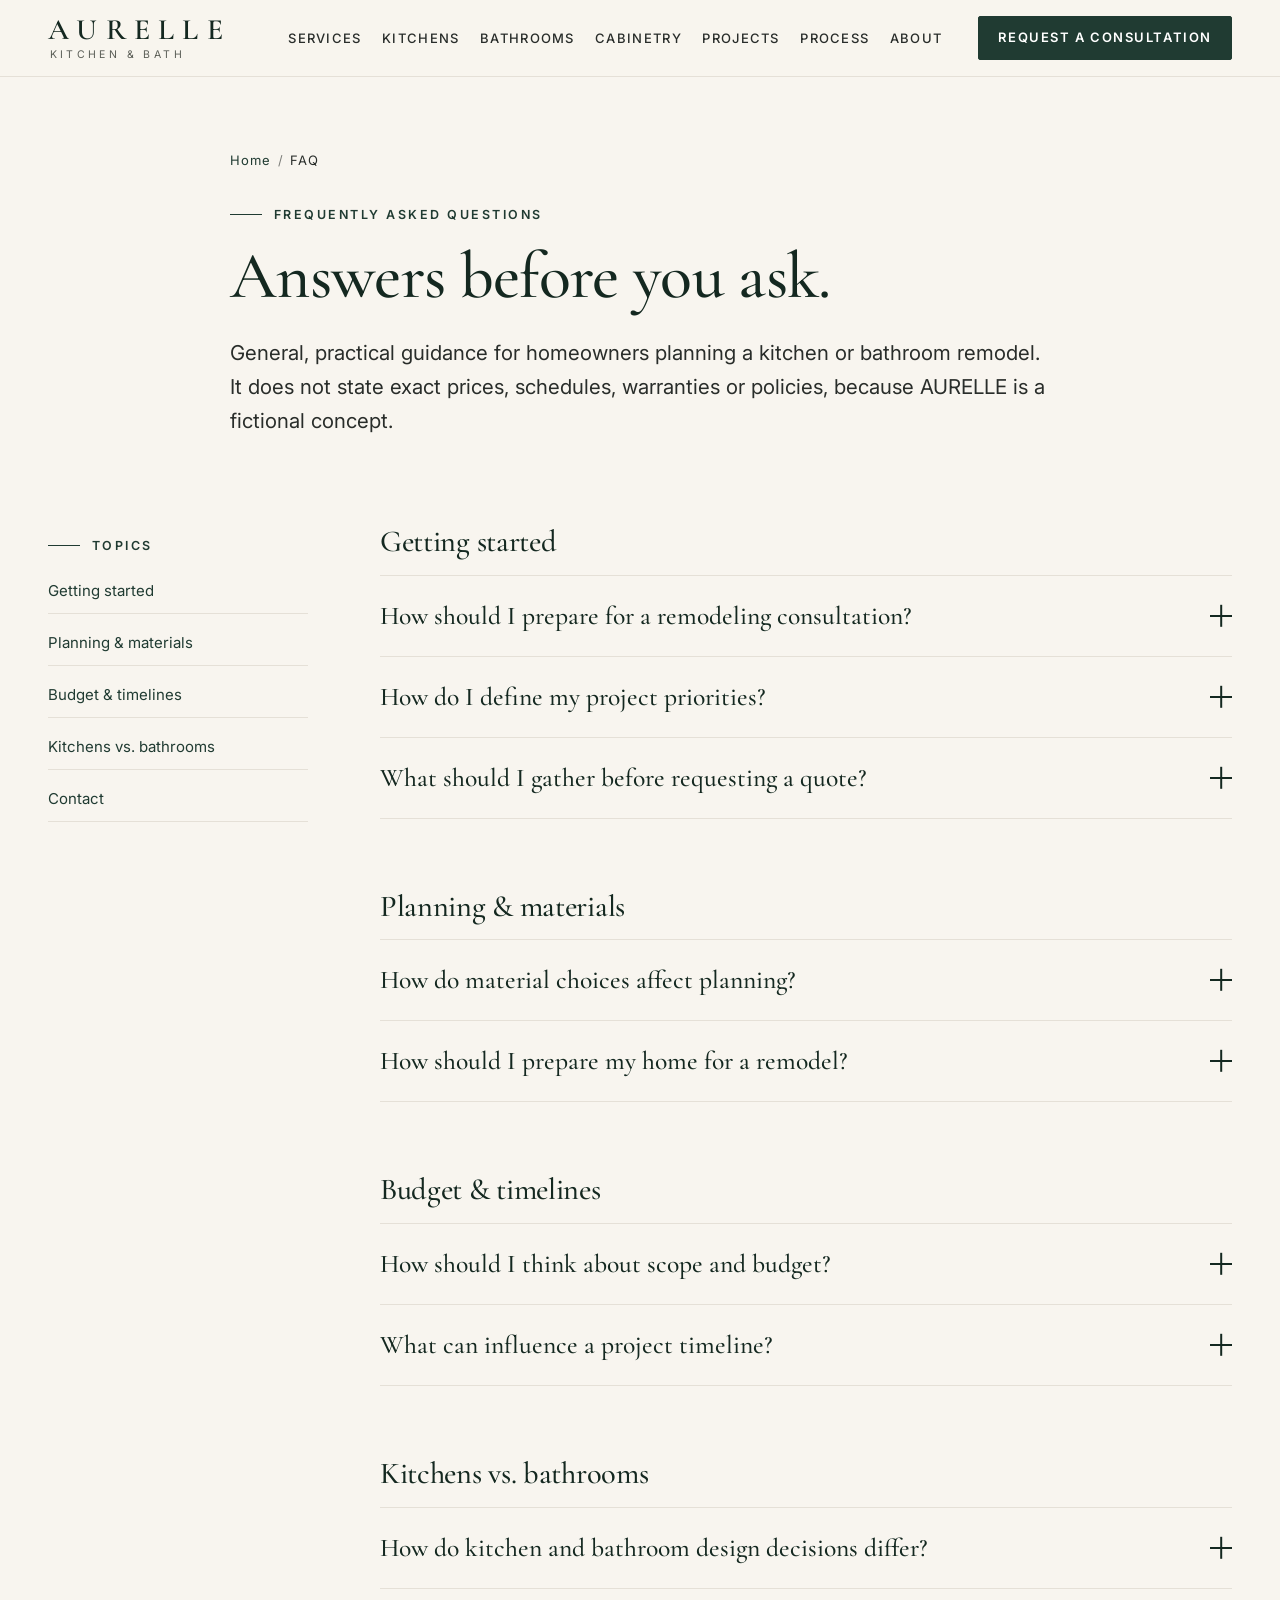
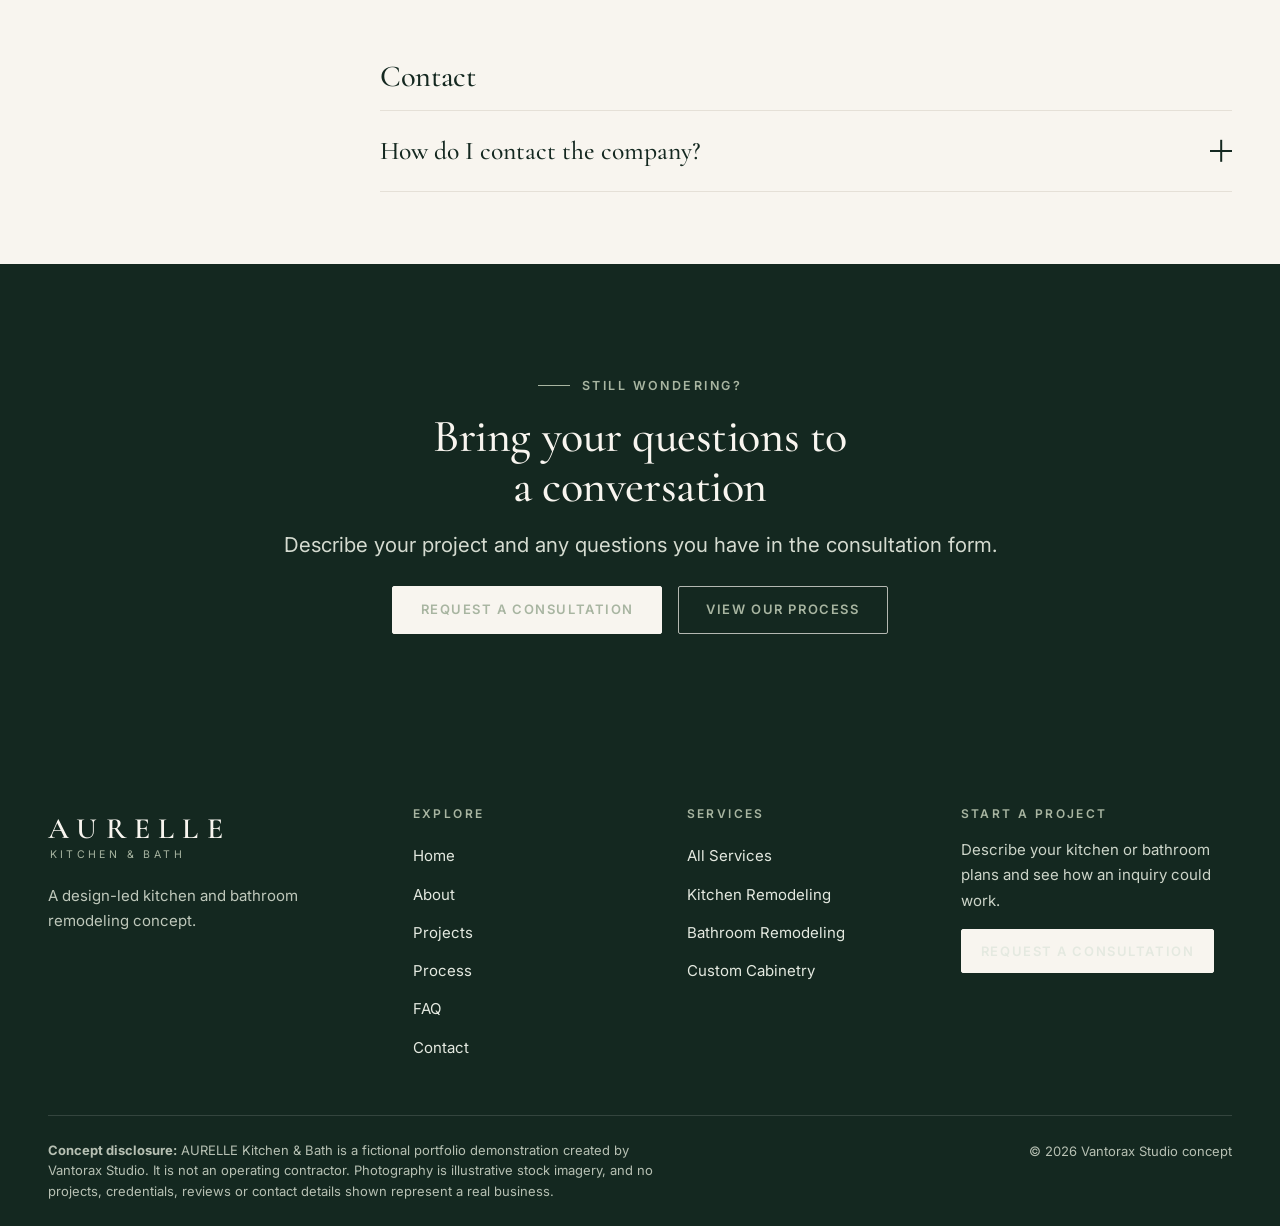
<file: faq.html>
<!DOCTYPE html>
<html lang="en">
<head>
  <meta charset="utf-8">
  <meta name="viewport" content="width=device-width, initial-scale=1">
  <title>Remodeling FAQ | Planning, Budget and Timelines | AURELLE Kitchen &amp; Bath</title>
  <meta name="description" content="Practical answers to common kitchen and bathroom remodeling questions: preparing for a consultation, priorities, materials, scope, budget thinking and timelines.">
  <meta name="theme-color" content="#203B32">
  <!-- CANONICAL: replace YOUR-DOMAIN and uncomment after deployment. -->
  <!-- <link rel="canonical" href="https://YOUR-DOMAIN/faq.html"> -->
  <meta property="og:type" content="website">
  <meta property="og:title" content="Remodeling FAQ — AURELLE Kitchen &amp; Bath">
  <meta property="og:description" content="Honest, practical answers for homeowners planning a kitchen or bathroom remodel.">
  <link rel="preconnect" href="https://fonts.googleapis.com">
  <link rel="preconnect" href="https://fonts.gstatic.com" crossorigin>
  <link href="https://fonts.googleapis.com/css2?family=Cormorant+Garamond:ital,wght@0,500;0,600;1,500&amp;family=Inter:wght@400;500;600&amp;display=swap" rel="stylesheet">
  <link rel="stylesheet" href="style.css">
  <script>document.documentElement.className += " js";</script>
</head>
<body>
  <a class="skip-link" href="#main">Skip to main content</a>
  <header class="site-header">
    <div class="container site-header__inner">
      <a class="brand" href="index.html" aria-label="AURELLE Kitchen &amp; Bath — home"><span class="brand__name">AURELLE</span><span class="brand__desc">Kitchen &amp; Bath</span></a>
      <button class="nav-toggle" type="button" aria-expanded="false" aria-controls="site-nav" aria-label="Open menu"><span class="nav-toggle__bars"></span></button>
      <nav class="nav" id="site-nav" aria-label="Primary">
        <ul class="nav__list">
          <li><a class="nav__link" href="services.html">Services</a></li>
          <li><a class="nav__link" href="kitchen-remodeling.html">Kitchens</a></li>
          <li><a class="nav__link" href="bathroom-remodeling.html">Bathrooms</a></li>
          <li><a class="nav__link" href="custom-cabinetry.html">Cabinetry</a></li>
          <li><a class="nav__link" href="projects.html">Projects</a></li>
          <li><a class="nav__link" href="process.html">Process</a></li>
          <li><a class="nav__link" href="about.html">About</a></li>
        </ul>
        <div class="nav__cta"><a class="btn btn--primary btn--sm" href="contact.html">Request a Consultation</a></div>
      </nav>
    </div>
  </header>

  <main id="main" tabindex="-1">
    <section class="page-hero" aria-labelledby="page-title">
      <div class="container container--narrow">
        <nav class="breadcrumb" aria-label="Breadcrumb"><a href="index.html">Home</a><span aria-hidden="true">/</span>FAQ</nav>
        <p class="eyebrow">Frequently Asked Questions</p>
        <h1 id="page-title">Answers before you ask.</h1>
        <p class="lead">General, practical guidance for homeowners planning a kitchen or bathroom remodel. It does not state exact prices, schedules, warranties or policies, because AURELLE is a fictional concept.</p>
      </div>
    </section>

    <section class="section--tight section" style="padding-top:0" aria-label="Questions and answers">
      <div class="container faq-layout">
        <nav class="faq-aside" aria-label="FAQ topics">
          <h2 class="eyebrow" style="font-family:var(--font-sans);font-size:.78rem">Topics</h2>
          <ul>
            <li><a href="#getting-started">Getting started</a></li>
            <li><a href="#planning">Planning &amp; materials</a></li>
            <li><a href="#budget-time">Budget &amp; timelines</a></li>
            <li><a href="#rooms">Kitchens vs. bathrooms</a></li>
            <li><a href="#contact-us">Contact</a></li>
          </ul>
        </nav>

        <div>
          <div class="faq-group" id="getting-started">
            <h2>Getting started</h2>
            <div class="accordion">
              <div class="accordion__item">
                <h3 class="accordion__heading"><button class="accordion__trigger" type="button" id="q1-btn" aria-expanded="false" aria-controls="q1">How should I prepare for a remodeling consultation?<span class="accordion__icon" aria-hidden="true"></span></button></h3>
                <div class="accordion__panel" id="q1" role="region" aria-labelledby="q1-btn"><div class="accordion__panel-inner"><p>Bring photos of the current space, images you admire, a list of frustrations and wishes, and any plans or measurements you have. Think about how many people use the room and at what times of day.</p><p>You do not need a finished plan. A good consultation is a conversation that helps you shape one.</p></div></div>
              </div>
              <div class="accordion__item">
                <h3 class="accordion__heading"><button class="accordion__trigger" type="button" id="q2-btn" aria-expanded="false" aria-controls="q2">How do I define my project priorities?<span class="accordion__icon" aria-hidden="true"></span></button></h3>
                <div class="accordion__panel" id="q2" role="region" aria-labelledby="q2-btn"><div class="accordion__panel-inner"><p>Sort your list into three groups: essentials, strong preferences and nice-to-haves. Ask yourself which problems you want solved first, such as storage, layout, lighting or appearance.</p><p>When trade-offs arise later, these priorities make decisions quicker and calmer.</p></div></div>
              </div>
              <div class="accordion__item">
                <h3 class="accordion__heading"><button class="accordion__trigger" type="button" id="q3-btn" aria-expanded="false" aria-controls="q3">What should I gather before requesting a quote?<span class="accordion__icon" aria-hidden="true"></span></button></h3>
                <div class="accordion__panel" id="q3" role="region" aria-labelledby="q3-btn"><div class="accordion__panel-inner"><p>Helpful information includes the room type and approximate size, photos, what you want to change, any must-keep elements, your preferred timeframe and a realistic budget range you are comfortable discussing.</p></div></div>
              </div>
            </div>
          </div>

          <div class="faq-group" id="planning">
            <h2>Planning &amp; materials</h2>
            <div class="accordion">
              <div class="accordion__item">
                <h3 class="accordion__heading"><button class="accordion__trigger" type="button" id="q4-btn" aria-expanded="false" aria-controls="q4">How do material choices affect planning?<span class="accordion__icon" aria-hidden="true"></span></button></h3>
                <div class="accordion__panel" id="q4" role="region" aria-labelledby="q4-btn"><div class="accordion__panel-inner"><p>Materials influence structure, lead times, maintenance, installation methods and cost. Heavy stone may require reinforced cabinetry, for example, and some finishes need to be ordered well ahead.</p><p>Deciding major materials early helps avoid redesigns midway through a project.</p></div></div>
              </div>
              <div class="accordion__item">
                <h3 class="accordion__heading"><button class="accordion__trigger" type="button" id="q5-btn" aria-expanded="false" aria-controls="q5">How should I prepare my home for a remodel?<span class="accordion__icon" aria-hidden="true"></span></button></h3>
                <div class="accordion__panel" id="q5" role="region" aria-labelledby="q5-btn"><div class="accordion__panel-inner"><p>Plan where belongings will be stored, set up a temporary kitchen or washing arrangement if needed, protect furniture, and think about access, pets and household routines.</p><p>Ask what level of dust, noise and limited access to expect so there are no surprises.</p></div></div>
              </div>
            </div>
          </div>

          <div class="faq-group" id="budget-time">
            <h2>Budget &amp; timelines</h2>
            <div class="accordion">
              <div class="accordion__item">
                <h3 class="accordion__heading"><button class="accordion__trigger" type="button" id="q6-btn" aria-expanded="false" aria-controls="q6">How should I think about scope and budget?<span class="accordion__icon" aria-hidden="true"></span></button></h3>
                <div class="accordion__panel" id="q6" role="region" aria-labelledby="q6-btn"><div class="accordion__panel-inner"><p>Scope is what is being changed; budget is how much you are comfortable investing. Changing layout, plumbing or structure generally has different implications than updating surfaces and fittings.</p><p>This site does not quote prices. A real contractor would provide figures specific to your home after understanding the project.</p></div></div>
              </div>
              <div class="accordion__item">
                <h3 class="accordion__heading"><button class="accordion__trigger" type="button" id="q7-btn" aria-expanded="false" aria-controls="q7">What can influence a project timeline?<span class="accordion__icon" aria-hidden="true"></span></button></h3>
                <div class="accordion__panel" id="q7" role="region" aria-labelledby="q7-btn"><div class="accordion__panel-inner"><p>Common factors include the size and complexity of the scope, how quickly decisions are made, material lead times, permits or approvals where required, hidden conditions discovered during work, and trade availability.</p><p>No schedule is promised here. Timelines should always be discussed for your specific project.</p></div></div>
              </div>
            </div>
          </div>

          <div class="faq-group" id="rooms">
            <h2>Kitchens vs. bathrooms</h2>
            <div class="accordion">
              <div class="accordion__item">
                <h3 class="accordion__heading"><button class="accordion__trigger" type="button" id="q8-btn" aria-expanded="false" aria-controls="q8">How do kitchen and bathroom design decisions differ?<span class="accordion__icon" aria-hidden="true"></span></button></h3>
                <div class="accordion__panel" id="q8" role="region" aria-labelledby="q8-btn"><div class="accordion__panel-inner"><p>Kitchens involve many appliances, work zones and storage types, and are often shared social spaces. Decisions revolve around workflow, ventilation, surfaces and cabinetry.</p><p>Bathrooms are smaller and more technical. Waterproofing, drainage, ventilation, slip resistance and fixture positions leave less room for improvisation.</p><p>Explore more on the <a href="kitchen-remodeling.html">kitchen</a> and <a href="bathroom-remodeling.html">bathroom</a> pages.</p></div></div>
              </div>
            </div>
          </div>

          <div class="faq-group" id="contact-us">
            <h2>Contact</h2>
            <div class="accordion">
              <div class="accordion__item">
                <h3 class="accordion__heading"><button class="accordion__trigger" type="button" id="q9-btn" aria-expanded="false" aria-controls="q9">How do I contact the company?<span class="accordion__icon" aria-hidden="true"></span></button></h3>
                <div class="accordion__panel" id="q9" role="region" aria-labelledby="q9-btn"><div class="accordion__panel-inner"><p>AURELLE is a fictional portfolio concept, so there is no real contact information. You can try the <a href="contact.html">consultation form</a> to see how an inquiry would work. It validates your entries but sends nothing.</p><p>A real business owner would add genuine phone, email and address details.</p></div></div>
              </div>
            </div>
          </div>
        </div>
      </div>
    </section>

    <section class="section section--dark cta-band" aria-labelledby="cta-title">
      <div class="container container--narrow">
        <p class="eyebrow">Still Wondering?</p>
        <h2 id="cta-title">Bring your questions to a conversation</h2>
        <p class="lead">Describe your project and any questions you have in the consultation form.</p>
        <div class="btn-row"><a class="btn btn--light" href="contact.html">Request a Consultation</a><a class="btn btn--outline-light" href="process.html">View Our Process</a></div>
      </div>
    </section>
  </main>

  <footer class="site-footer">
    <div class="container">
      <div class="footer-grid">
        <div class="footer-brand">
          <a class="brand" href="index.html" aria-label="AURELLE Kitchen &amp; Bath — home"><span class="brand__name">AURELLE</span><span class="brand__desc">Kitchen &amp; Bath</span></a>
          <p>A design-led kitchen and bathroom remodeling concept.</p>
        </div>
        <nav aria-label="Footer navigation">
          <h2>Explore</h2>
          <ul class="footer-list">
            <li><a href="index.html">Home</a></li>
            <li><a href="about.html">About</a></li>
            <li><a href="projects.html">Projects</a></li>
            <li><a href="process.html">Process</a></li>
            <li><a href="faq.html" aria-current="page">FAQ</a></li>
            <li><a href="contact.html">Contact</a></li>
          </ul>
        </nav>
        <nav aria-label="Service links">
          <h2>Services</h2>
          <ul class="footer-list">
            <li><a href="services.html">All Services</a></li>
            <li><a href="kitchen-remodeling.html">Kitchen Remodeling</a></li>
            <li><a href="bathroom-remodeling.html">Bathroom Remodeling</a></li>
            <li><a href="custom-cabinetry.html">Custom Cabinetry</a></li>
          </ul>
        </nav>
        <div>
          <h2>Start a Project</h2>
          <p>Describe your kitchen or bathroom plans and see how an inquiry could work.</p>
          <a class="btn btn--light btn--sm" href="contact.html">Request a Consultation</a>
        </div>
      </div>
      <div class="footer-bottom">
        <p class="footer-disclosure"><strong>Concept disclosure:</strong> AURELLE Kitchen &amp; Bath is a fictional portfolio demonstration created by Vantorax Studio. It is not an operating contractor. Photography is illustrative stock imagery, and no projects, credentials, reviews or contact details shown represent a real business.</p>
        <small>&copy; <span data-year>2026</span> Vantorax Studio concept</small>
      </div>
    </div>
  </footer>

  <button class="back-to-top" type="button" aria-label="Back to top"><svg width="18" height="18" viewBox="0 0 24 24" fill="none" stroke="currentColor" stroke-width="2" aria-hidden="true"><path d="M12 19V5M5 12l7-7 7 7"/></svg></button>
  <script src="script.js" defer></script>
</body>
</html>
</file>
<file: style.css>
/* ==========================================================================
   AURELLE Kitchen & Bath — Global design system
   Fictional portfolio concept by Vantorax Studio
   ========================================================================== */

:root {
  /* Brand colours */
  --forest: #203B32;
  --evergreen: #142820;
  --ivory: #F8F5EF;
  --white: #FFFFFF;
  --sage: #A8B5A1;
  --stone: #E5DED2;
  --charcoal: #292D2A;
  --gray: #777970;
  --text-muted: #5B5E56; /* darker than --gray so small text stays AA-accessible */
  --border: #E5E0D7;
  --focus: #B8860B;

  /* Typography */
  --font-serif: "Cormorant Garamond", "Iowan Old Style", "Palatino Linotype", Georgia, serif;
  --font-sans: "Inter", system-ui, -apple-system, "Segoe UI", Roboto, Arial, sans-serif;
  --fs-hero: clamp(2.6rem, 6.2vw + 0.6rem, 5.6rem);
  --fs-title: clamp(2.3rem, 4.4vw + 0.6rem, 4.2rem);
  --fs-h2: clamp(1.9rem, 2.6vw + 0.8rem, 3.1rem);
  --fs-h3: clamp(1.4rem, 1.2vw + 1rem, 1.9rem);
  --fs-h4: 1.15rem;
  --fs-lead: clamp(1.08rem, 0.4vw + 1rem, 1.28rem);
  --fs-body: 1.0625rem;
  --fs-small: 0.9375rem;
  --fs-caption: 0.8125rem;
  --fs-eyebrow: 0.78rem;

  /* Spacing */
  --s-1: 0.5rem;
  --s-2: 0.75rem;
  --s-3: 1rem;
  --s-4: 1.5rem;
  --s-5: 2rem;
  --s-6: 3rem;
  --s-7: 4.5rem;
  --s-8: clamp(4rem, 8vw, 8rem);
  --gutter: clamp(1.25rem, 4vw, 3rem);

  /* Layout */
  --container: 1240px;
  --container-narrow: 820px;
  --header-h: 76px;

  /* Misc */
  --radius: 2px;
  --radius-lg: 6px;
  --shadow-sm: 0 1px 2px rgba(20, 40, 32, 0.06);
  --shadow-md: 0 14px 40px -18px rgba(20, 40, 32, 0.35);
  --ease: cubic-bezier(0.22, 0.61, 0.36, 1);
  --t-fast: 180ms;
  --t-med: 380ms;
  --t-slow: 900ms;
}

/* ---------- Reset & base ---------- */
*, *::before, *::after { box-sizing: border-box; }
html { scroll-behavior: smooth; -webkit-text-size-adjust: 100%; scroll-padding-top: calc(var(--header-h) + 16px); }
body {
  margin: 0;
  font-family: var(--font-sans);
  font-size: var(--fs-body);
  line-height: 1.7;
  color: var(--charcoal);
  background: var(--ivory);
  -webkit-font-smoothing: antialiased;
  overflow-x: hidden;
}
img, svg { display: block; max-width: 100%; }
img { height: auto; }
h1, h2, h3, h4 { font-family: var(--font-serif); font-weight: 500; line-height: 1.08; margin: 0 0 var(--s-3); color: var(--evergreen); letter-spacing: -0.01em; }
h1 { font-size: var(--fs-title); }
h2 { font-size: var(--fs-h2); }
h3 { font-size: var(--fs-h3); line-height: 1.2; }
h4 { font-family: var(--font-sans); font-size: var(--fs-h4); font-weight: 600; letter-spacing: 0; line-height: 1.3; }
p { margin: 0 0 var(--s-3); max-width: 66ch; }
a { color: var(--forest); text-underline-offset: 3px; text-decoration-thickness: 1px; }
a:hover { color: var(--evergreen); }
ul, ol { margin: 0 0 var(--s-3); padding-left: 1.2rem; }
li { margin-bottom: 0.4rem; }
figure { margin: 0; }
button, input, select, textarea { font: inherit; color: inherit; }
:focus-visible { outline: 3px solid var(--focus); outline-offset: 3px; border-radius: 2px; }
.skip-link { position: absolute; left: var(--s-3); top: -100px; background: var(--evergreen); color: var(--white); padding: 0.7rem 1rem; z-index: 1000; text-decoration: none; }
.skip-link:focus { top: var(--s-3); }
.visually-hidden { position: absolute !important; width: 1px; height: 1px; margin: -1px; padding: 0; overflow: hidden; clip: rect(0 0 0 0); white-space: nowrap; border: 0; }

/* ---------- Layout ---------- */
.container { width: 100%; max-width: calc(var(--container) + var(--gutter) * 2); margin-inline: auto; padding-inline: var(--gutter); }
.container--narrow { max-width: calc(var(--container-narrow) + var(--gutter) * 2); }
.section { padding-block: var(--s-8); }
.section--tight { padding-block: var(--s-7); }
.section--stone { background: var(--stone); }
.section--white { background: var(--white); }
.section--dark { background: var(--evergreen); color: #E9EDE6; }
.section--dark h1, .section--dark h2, .section--dark h3, .section--dark h4 { color: var(--ivory); }
.section--dark a { color: var(--sage); }
.section--dark .eyebrow { color: var(--sage); }
.section--dark p { color: #D5DBD0; }
.section-head { max-width: 720px; margin-bottom: var(--s-6); }
.section-head--center { margin-inline: auto; text-align: center; }
.section-head--center p { margin-inline: auto; }
.eyebrow { display: inline-flex; align-items: center; gap: 0.75rem; font-family: var(--font-sans); font-size: var(--fs-eyebrow); letter-spacing: 0.2em; text-transform: uppercase; font-weight: 600; color: var(--forest); margin-bottom: var(--s-3); }
.eyebrow::before { content: ""; width: 2rem; height: 1px; background: currentColor; }
.lead { font-size: var(--fs-lead); line-height: 1.65; color: var(--charcoal); }
.caption { font-size: var(--fs-caption); color: var(--text-muted); line-height: 1.5; letter-spacing: 0.01em; }
.muted { color: var(--text-muted); }
.rule { border: 0; border-top: 1px solid var(--border); margin: var(--s-6) 0; }

/* ---------- Buttons ---------- */
.btn { display: inline-flex; align-items: center; justify-content: center; gap: 0.6rem; min-height: 48px; padding: 0.8rem 1.7rem; font-family: var(--font-sans); font-size: 0.8125rem; font-weight: 600; letter-spacing: 0.12em; text-transform: uppercase; text-decoration: none; border: 1px solid transparent; border-radius: var(--radius); cursor: pointer; transition: background var(--t-fast) var(--ease), color var(--t-fast) var(--ease), border-color var(--t-fast) var(--ease), transform var(--t-fast) var(--ease); line-height: 1.2; text-align: center; }
.btn--primary { background: var(--forest); color: var(--white); border-color: var(--forest); }
.btn--primary:hover { background: var(--evergreen); border-color: var(--evergreen); color: var(--white); transform: translateY(-1px); }
.btn--ghost { background: transparent; color: var(--forest); border-color: var(--forest); }
.btn--ghost:hover { background: var(--forest); color: var(--white); }
.btn--light { background: var(--ivory); color: var(--evergreen); border-color: var(--ivory); }
.btn--light:hover { background: var(--white); color: var(--evergreen); transform: translateY(-1px); }
.btn--outline-light { background: transparent; color: var(--ivory); border-color: rgba(248, 245, 239, 0.7); }
.btn--outline-light:hover { background: var(--ivory); color: var(--evergreen); }
.btn--sm { min-height: 44px; padding: 0.6rem 1.2rem; }
.btn-row { display: flex; flex-wrap: wrap; gap: var(--s-3); margin-top: var(--s-4); }
.link-arrow { display: inline-flex; align-items: center; gap: 0.5rem; font-weight: 600; font-size: 0.85rem; letter-spacing: 0.1em; text-transform: uppercase; text-decoration: none; padding: 0.6rem 0; min-height: 44px; border-bottom: 1px solid transparent; }
.link-arrow::after { content: "\2192"; transition: transform var(--t-fast) var(--ease); }
.link-arrow:hover::after { transform: translateX(4px); }

/* ---------- Header & navigation ---------- */
.site-header { position: sticky; top: 0; z-index: 100; background: rgba(248, 245, 239, 0.94); backdrop-filter: saturate(1.2) blur(10px); -webkit-backdrop-filter: saturate(1.2) blur(10px); border-bottom: 1px solid var(--border); }
.site-header__inner { display: flex; align-items: center; justify-content: space-between; gap: var(--s-4); min-height: var(--header-h); }
.brand { display: inline-flex; flex-direction: column; text-decoration: none; line-height: 1; color: var(--evergreen); padding: 0.4rem 0; }
.brand__name { font-family: var(--font-serif); font-size: 1.85rem; font-weight: 600; letter-spacing: 0.28em; }
.brand__desc { font-size: 0.66rem; letter-spacing: 0.32em; text-transform: uppercase; color: var(--text-muted); margin-top: 0.35rem; padding-left: 0.1rem; }
.nav { display: flex; align-items: center; gap: var(--s-4); }
.nav__list { display: flex; align-items: center; gap: clamp(0.9rem, 1.6vw, 1.8rem); list-style: none; margin: 0; padding: 0; }
.nav__list li { margin: 0; }
.nav__link { position: relative; display: inline-block; padding: 0.7rem 0; font-size: 0.8125rem; font-weight: 500; letter-spacing: 0.1em; text-transform: uppercase; text-decoration: none; color: var(--charcoal); }
.nav__link::after { content: ""; position: absolute; left: 0; right: 0; bottom: 0.3rem; height: 1px; background: var(--forest); transform: scaleX(0); transform-origin: left; transition: transform var(--t-med) var(--ease); }
.nav__link:hover::after, .nav__link[aria-current="page"]::after { transform: scaleX(1); }
.nav__link[aria-current="page"] { color: var(--forest); font-weight: 600; }
.nav__cta { margin-left: var(--s-2); }
.nav-toggle { display: none; align-items: center; justify-content: center; width: 48px; height: 48px; padding: 0; background: transparent; border: 1px solid var(--border); border-radius: var(--radius); cursor: pointer; }
.nav-toggle__bars, .nav-toggle__bars::before, .nav-toggle__bars::after { display: block; width: 22px; height: 2px; background: var(--evergreen); transition: transform var(--t-med) var(--ease), background var(--t-fast); content: ""; }
.nav-toggle__bars { position: relative; }
.nav-toggle__bars::before { position: absolute; top: -7px; left: 0; }
.nav-toggle__bars::after { position: absolute; top: 7px; left: 0; }
.nav-toggle[aria-expanded="true"] .nav-toggle__bars { background: transparent; }
.nav-toggle[aria-expanded="true"] .nav-toggle__bars::before { transform: translateY(7px) rotate(45deg); }
.nav-toggle[aria-expanded="true"] .nav-toggle__bars::after { transform: translateY(-7px) rotate(-45deg); }

@media (max-width: 1200px) {
  .nav-toggle { display: inline-flex; }
  .nav { position: absolute; top: 100%; left: 0; right: 0; flex-direction: column; align-items: stretch; gap: 0; background: var(--ivory); border-bottom: 1px solid var(--border); padding: var(--s-3) var(--gutter) var(--s-4); max-height: calc(100vh - var(--header-h)); max-height: calc(100dvh - var(--header-h)); overflow-y: auto; visibility: hidden; opacity: 0; transform: translateY(-8px); transition: opacity var(--t-med) var(--ease), transform var(--t-med) var(--ease), visibility 0s linear var(--t-med); }
  .nav.is-open { visibility: visible; opacity: 1; transform: none; transition-delay: 0s; }
  .nav__list { flex-direction: column; align-items: stretch; gap: 0; }
  .nav__link { display: block; padding: 1rem 0; border-bottom: 1px solid var(--border); font-size: 0.9rem; }
  .nav__link::after { display: none; }
  .nav__link[aria-current="page"] { border-left: 3px solid var(--forest); padding-left: 0.8rem; }
  .nav__cta { margin: var(--s-3) 0 0; }
  .nav__cta .btn { width: 100%; }
}

/* ---------- Image primitives ---------- */
.media { position: relative; overflow: hidden; background: linear-gradient(135deg, var(--stone), #D5CDBE); border-radius: var(--radius); }
.media img { width: 100%; height: 100%; object-fit: cover; transition: transform 1.2s var(--ease); }
.media.is-broken img { opacity: 0; }
.media.is-broken::after { content: attr(data-fallback); position: absolute; inset: 0; display: grid; place-items: center; padding: 1rem; text-align: center; font-family: var(--font-serif); font-size: 1.2rem; color: var(--forest); }
.ratio-1x1 { aspect-ratio: 1 / 1; }
.ratio-4x5 { aspect-ratio: 4 / 5; }
.ratio-3x4 { aspect-ratio: 3 / 4; }
.ratio-4x3 { aspect-ratio: 4 / 3; }
.ratio-3x2 { aspect-ratio: 3 / 2; }
.ratio-16x9 { aspect-ratio: 16 / 9; }
.ratio-21x9 { aspect-ratio: 21 / 9; }
.zoom:hover img { transform: scale(1.04); }
.tag { display: inline-block; padding: 0.3rem 0.65rem; font-size: 0.68rem; letter-spacing: 0.14em; text-transform: uppercase; font-weight: 600; background: rgba(248, 245, 239, 0.94); color: var(--evergreen); border-radius: var(--radius); }
.tag--over { position: absolute; left: var(--s-3); bottom: var(--s-3); z-index: 2; }
.figure-caption { margin-top: 0.7rem; }

/* ---------- Home hero ---------- */
.hero { position: relative; min-height: min(88vh, 860px); min-height: min(88svh, 860px); display: flex; align-items: flex-end; color: var(--ivory); background: var(--evergreen); isolation: isolate; }
.hero__media { position: absolute; inset: 0; z-index: -2; }
.hero__media img { width: 100%; height: 100%; object-fit: cover; object-position: 50% 55%; animation: heroIn 2.2s var(--ease) both; }
.hero::before { content: ""; position: absolute; inset: 0; z-index: -1; background: linear-gradient(180deg, rgba(20, 40, 32, 0.25) 0%, rgba(20, 40, 32, 0.45) 45%, rgba(20, 40, 32, 0.88) 100%); }
.hero__inner { width: 100%; padding-block: var(--s-8) var(--s-7); }
.hero h1 { font-size: var(--fs-hero); color: var(--ivory); max-width: 15ch; margin-bottom: var(--s-4); }
.hero .lead { color: #E9EDE6; max-width: 54ch; }
.hero .eyebrow { color: var(--sage); }
.hero__note { position: absolute; right: var(--gutter); bottom: var(--s-4); font-size: var(--fs-caption); color: rgba(248, 245, 239, 0.85); max-width: 28ch; text-align: right; display: none; }
@media (min-width: 900px) { .hero__note { display: block; } }
@keyframes heroIn { from { transform: scale(1.06); opacity: 0.7; } to { transform: scale(1); opacity: 1; } }

/* ---------- Page hero (inner pages) ---------- */
.page-hero { padding-block: var(--s-7) var(--s-7); }
.page-hero__grid { display: grid; gap: var(--s-6); align-items: center; grid-template-columns: 1fr; }
@media (min-width: 900px) { .page-hero__grid { grid-template-columns: 1.05fr 1fr; gap: var(--s-7); } .page-hero--flip .page-hero__grid { grid-template-columns: 1fr 1.05fr; } .page-hero--flip .page-hero__text { order: 2; } }
.page-hero h1 { margin-bottom: var(--s-4); }
.page-hero--dark { background: var(--evergreen); color: var(--ivory); }
.page-hero--dark h1 { color: var(--ivory); }
.page-hero--dark .eyebrow { color: var(--sage); }
.page-hero--dark .lead, .page-hero--dark p { color: #DCE2D7; }
.page-hero--wide { position: relative; padding: 0; min-height: clamp(420px, 62vh, 640px); display: flex; align-items: flex-end; color: var(--ivory); isolation: isolate; background: var(--evergreen); }
.page-hero--wide .hero__media { position: absolute; inset: 0; z-index: -2; }
.page-hero--wide::before { content: ""; position: absolute; inset: 0; z-index: -1; background: linear-gradient(180deg, rgba(20, 40, 32, 0.2), rgba(20, 40, 32, 0.85)); }
.page-hero--wide .container { padding-block: var(--s-7); }
.page-hero--wide h1 { color: var(--ivory); max-width: 16ch; }
.page-hero--wide .lead { color: #E9EDE6; max-width: 56ch; }
.page-hero--wide .eyebrow { color: var(--sage); }
.breadcrumb { font-size: var(--fs-caption); letter-spacing: 0.08em; margin-bottom: var(--s-4); }
.breadcrumb a { text-decoration: none; }
.breadcrumb span[aria-hidden] { margin-inline: 0.4rem; opacity: 0.6; }

/* ---------- Split & editorial layouts ---------- */
.split { display: grid; gap: var(--s-6); align-items: center; grid-template-columns: 1fr; }
@media (min-width: 900px) {
  .split { grid-template-columns: 1fr 1fr; gap: var(--s-7); }
  .split--wide-media { grid-template-columns: 1.25fr 1fr; }
  .split--wide-text { grid-template-columns: 1fr 1.25fr; }
  .split--reverse > :first-child { order: 2; }
  .split--top { align-items: start; }
}
.statement { font-family: var(--font-serif); font-size: clamp(1.7rem, 2.6vw + 0.8rem, 3rem); line-height: 1.22; color: var(--evergreen); max-width: 28ch; margin: 0; font-weight: 500; }
.statement em { color: var(--forest); font-style: italic; }
.collage { position: relative; display: grid; grid-template-columns: repeat(12, 1fr); gap: var(--s-3); }
.collage .media:nth-child(1) { grid-column: 1 / 9; aspect-ratio: 4 / 5; }
.collage .media:nth-child(2) { grid-column: 7 / 13; aspect-ratio: 1 / 1; margin-top: -22%; border: 8px solid var(--ivory); z-index: 1; }
.section--white .collage .media:nth-child(2) { border-color: var(--white); }
.check-list { list-style: none; padding: 0; margin: 0 0 var(--s-4); }
.check-list li { position: relative; padding: 0.7rem 0 0.7rem 2rem; border-bottom: 1px solid var(--border); margin: 0; }
.check-list li::before { content: ""; position: absolute; left: 0.2rem; top: 1.3rem; width: 0.8rem; height: 0.4rem; border-left: 2px solid var(--forest); border-bottom: 2px solid var(--forest); transform: rotate(-45deg); }
.section--dark .check-list li { border-color: rgba(248, 245, 239, 0.18); }
.section--dark .check-list li::before { border-color: var(--sage); }
.note-box { border-left: 3px solid var(--forest); background: var(--white); padding: var(--s-4); font-size: var(--fs-small); color: var(--text-muted); max-width: 66ch; }
.section--white .note-box, .section--stone .note-box { background: var(--ivory); }

/* Service features (home) */
.feature { display: grid; gap: var(--s-5); align-items: center; grid-template-columns: 1fr; }
@media (min-width: 900px) { .feature { grid-template-columns: 1.3fr 1fr; gap: var(--s-7); } .feature--reverse .media { order: 2; } .feature--reverse { grid-template-columns: 1fr 1.3fr; } }
.feature__index { font-family: var(--font-serif); font-size: 1.2rem; color: var(--forest); letter-spacing: 0.1em; margin-bottom: var(--s-2); display: block; }
.feature + .feature { margin-top: var(--s-7); }

/* Cards (used sparingly) */
.cards { display: grid; gap: var(--s-4); grid-template-columns: repeat(auto-fit, minmax(min(100%, 260px), 1fr)); }
.card { background: var(--white); border: 1px solid var(--border); padding: var(--s-5); border-radius: var(--radius); height: 100%; }
.card h3 { font-size: 1.45rem; }
.card p:last-child { margin-bottom: 0; }
.card__num { font-family: var(--font-serif); font-size: 2.2rem; color: var(--sage); line-height: 1; margin-bottom: var(--s-3); display: block; }
.ruled-grid { display: grid; gap: 0; grid-template-columns: repeat(auto-fit, minmax(min(100%, 280px), 1fr)); border-top: 1px solid var(--border); }
.ruled-grid > * { padding: var(--s-5) var(--s-4) var(--s-5) 0; border-bottom: 1px solid var(--border); }
@media (min-width: 900px) { .ruled-grid > * { border-right: 1px solid var(--border); padding-left: var(--s-4); } .ruled-grid > *:first-child { padding-left: 0; } }
.ruled-grid h3 { font-size: 1.4rem; }
.ruled-grid p { font-size: var(--fs-small); }
.swatches { display: grid; gap: var(--s-3); grid-template-columns: repeat(auto-fit, minmax(150px, 1fr)); }
.swatch { border: 1px solid var(--border); background: var(--white); }
.swatch__chip { height: 90px; }
.swatch__body { padding: var(--s-3); font-size: var(--fs-small); }
.swatch__body strong { display: block; font-weight: 600; }

/* ---------- Project gallery ---------- */
.filters { display: flex; flex-wrap: wrap; gap: var(--s-2); margin-bottom: var(--s-5); }
.filter-btn { min-height: 44px; padding: 0.55rem 1.2rem; background: transparent; border: 1px solid var(--forest); color: var(--forest); font-size: 0.78rem; letter-spacing: 0.14em; text-transform: uppercase; font-weight: 600; border-radius: var(--radius); cursor: pointer; transition: background var(--t-fast), color var(--t-fast); }
.filter-btn:hover { background: rgba(32, 59, 50, 0.08); }
.filter-btn[aria-pressed="true"] { background: var(--forest); color: var(--white); }
.project-grid { display: grid; gap: var(--s-4); grid-template-columns: 1fr; grid-auto-flow: dense; }
@media (min-width: 600px) { .project-grid { grid-template-columns: repeat(2, 1fr); } }
@media (min-width: 1024px) { .project-grid { grid-template-columns: repeat(6, 1fr); } .project-card { grid-column: span 2; } .project-card--wide { grid-column: span 4; } .project-card--wide .project-card__btn { aspect-ratio: 16 / 9; } .project-card--tall .project-card__btn { aspect-ratio: 3 / 4; } .project-card--sq .project-card__btn { aspect-ratio: 1 / 1; } }
.project-card { margin: 0; }
.project-card[hidden] { display: none; }
.project-card__btn { position: relative; display: block; width: 100%; padding: 0; border: 0; background: var(--stone); overflow: hidden; cursor: pointer; text-align: left; aspect-ratio: 4 / 3; border-radius: var(--radius); color: var(--ivory); }
.project-card__btn img { position: absolute; inset: 0; width: 100%; height: 100%; object-fit: cover; transition: transform 1.1s var(--ease); }
.project-card__btn::after { content: ""; position: absolute; inset: 0; background: linear-gradient(180deg, transparent 40%, rgba(20, 40, 32, 0.85)); opacity: 0.9; transition: opacity var(--t-med); }
.project-card__btn:hover img, .project-card__btn:focus-visible img { transform: scale(1.05); }
.project-card__overlay { position: absolute; left: 0; right: 0; bottom: 0; padding: var(--s-4); z-index: 2; }
.project-card__cat { display: block; font-size: 0.7rem; letter-spacing: 0.18em; text-transform: uppercase; color: var(--sage); margin-bottom: 0.3rem; font-weight: 600; }
.project-card__title { font-family: var(--font-serif); font-size: 1.6rem; line-height: 1.1; display: block; }
.project-card__more { display: block; margin-top: 0.5rem; font-size: 0.74rem; letter-spacing: 0.14em; text-transform: uppercase; opacity: 0; transform: translateY(6px); transition: opacity var(--t-med), transform var(--t-med); }
.project-card__btn:hover .project-card__more, .project-card__btn:focus-visible .project-card__more { opacity: 1; transform: none; }
@media (hover: none) { .project-card__more { opacity: 1; transform: none; } }
.project-card__label { position: absolute; top: var(--s-3); left: var(--s-3); z-index: 2; }
.filter-status { font-size: var(--fs-small); color: var(--text-muted); margin-bottom: var(--s-3); }

/* Modal (native dialog) */
.modal { width: min(940px, calc(100vw - 2rem)); max-height: calc(100vh - 2rem); max-height: calc(100dvh - 2rem); padding: 0; border: 0; border-radius: var(--radius-lg); background: var(--ivory); color: var(--charcoal); overflow: auto; box-shadow: 0 30px 80px rgba(0, 0, 0, 0.4); }
.modal::backdrop { background: rgba(20, 40, 32, 0.78); }
.modal__grid { display: grid; grid-template-columns: 1fr; }
@media (min-width: 800px) { .modal__grid { grid-template-columns: 1.1fr 1fr; } }
.modal__media { aspect-ratio: 4 / 3; background: var(--stone); }
.modal__media img { width: 100%; height: 100%; object-fit: cover; }
@media (min-width: 800px) { .modal__media { aspect-ratio: auto; min-height: 100%; } }
.modal__body { padding: var(--s-5); display: flex; flex-direction: column; gap: 0; }
.modal__body h2 { font-size: 2rem; }
.modal__close { position: sticky; top: 0; float: right; z-index: 3; margin: 0.6rem; width: 44px; height: 44px; display: grid; place-items: center; border: 0; background: var(--ivory); color: var(--evergreen); border-radius: 50%; font-size: 1.5rem; line-height: 1; cursor: pointer; box-shadow: var(--shadow-sm); }
.modal__close:hover { background: var(--white); }
.modal dl { margin: 0 0 var(--s-4); display: grid; grid-template-columns: auto 1fr; gap: 0.4rem var(--s-4); font-size: var(--fs-small); }
.modal dt { font-weight: 600; color: var(--evergreen); }
.modal dd { margin: 0; color: var(--text-muted); }

/* ---------- Process timeline ---------- */
.timeline { list-style: none; padding: 0; margin: 0; position: relative; counter-reset: step; }
.timeline::before { content: ""; position: absolute; left: 1.35rem; top: 0.5rem; bottom: 0.5rem; width: 1px; background: var(--sage); }
.timeline__item { position: relative; padding: 0 0 var(--s-6) 4.2rem; margin: 0; counter-increment: step; }
.timeline__item:last-child { padding-bottom: 0; }
.timeline__item::before { content: counter(step); position: absolute; left: 0; top: 0; width: 2.7rem; height: 2.7rem; display: grid; place-items: center; background: var(--forest); color: var(--ivory); border-radius: 50%; font-family: var(--font-serif); font-size: 1.3rem; z-index: 1; }
.timeline__item h3 { margin-bottom: 0.4rem; padding-top: 0.2rem; }
.timeline__item p { margin-bottom: 0.6rem; }
.timeline__item .caption { display: block; }
@media (min-width: 900px) {
  .timeline--wide::before { left: 50%; }
  .timeline--wide .timeline__item { width: 50%; padding: 0 var(--s-6) var(--s-6) 0; text-align: right; }
  .timeline--wide .timeline__item p { margin-left: auto; }
  .timeline--wide .timeline__item::before { left: auto; right: -1.35rem; }
  .timeline--wide .timeline__item:nth-child(even) { margin-left: 50%; padding: 0 0 var(--s-6) var(--s-6); text-align: left; }
  .timeline--wide .timeline__item:nth-child(even) p { margin-left: 0; }
  .timeline--wide .timeline__item:nth-child(even)::before { right: auto; left: -1.35rem; }
}
.steps-row { display: grid; gap: var(--s-4); grid-template-columns: repeat(auto-fit, minmax(min(100%, 200px), 1fr)); counter-reset: s; list-style: none; padding: 0; margin: 0; }
.steps-row li { counter-increment: s; border-top: 2px solid var(--forest); padding-top: var(--s-3); margin: 0; }
.steps-row li::before { content: "0" counter(s); display: block; font-family: var(--font-serif); font-size: 1.6rem; color: var(--forest); margin-bottom: 0.3rem; }
.steps-row h3 { font-size: 1.3rem; margin-bottom: 0.3rem; }
.steps-row p { font-size: var(--fs-small); }

/* ---------- FAQ accordion ---------- */
.accordion { border-top: 1px solid var(--border); }
.accordion__item { border-bottom: 1px solid var(--border); }
.accordion__heading { margin: 0; font-family: var(--font-serif); font-size: inherit; }
.accordion__trigger { display: flex; width: 100%; align-items: center; justify-content: space-between; gap: var(--s-4); min-height: 64px; padding: var(--s-4) 0; background: transparent; border: 0; text-align: left; cursor: pointer; font-family: var(--font-serif); font-size: clamp(1.25rem, 1vw + 1rem, 1.6rem); font-weight: 500; line-height: 1.25; color: var(--evergreen); }
.accordion__trigger:hover { color: var(--forest); }
.accordion__icon { position: relative; flex: 0 0 1.4rem; height: 1.4rem; }
.accordion__icon::before, .accordion__icon::after { content: ""; position: absolute; left: 0; right: 0; top: 50%; height: 2px; margin-top: -1px; background: currentColor; transition: transform var(--t-med) var(--ease); }
.accordion__icon::after { transform: rotate(90deg); }
.accordion__trigger[aria-expanded="true"] .accordion__icon::after { transform: rotate(0deg); }
.accordion__panel { display: grid; grid-template-rows: 1fr; transition: grid-template-rows var(--t-med) var(--ease); }
.accordion__panel[hidden] { display: none; }
.js .accordion__panel { grid-template-rows: 0fr; }
.js .accordion__panel.is-open { grid-template-rows: 1fr; }
.accordion__panel-inner { overflow: hidden; min-height: 0; }
.accordion__panel-inner > *:last-child { margin-bottom: var(--s-4); }
.accordion__panel-inner p { color: var(--charcoal); }
.faq-layout { display: grid; gap: var(--s-6); grid-template-columns: 1fr; }
@media (min-width: 960px) { .faq-layout { grid-template-columns: 260px 1fr; gap: var(--s-7); } .faq-aside { position: sticky; top: calc(var(--header-h) + 24px); align-self: start; } }
.faq-aside ul { list-style: none; padding: 0; margin: 0; }
.faq-aside a { display: block; padding: 0.6rem 0; border-bottom: 1px solid var(--border); text-decoration: none; font-size: var(--fs-small); }
.faq-group + .faq-group { margin-top: var(--s-7); }
.faq-group > h2 { font-size: var(--fs-h3); margin-bottom: var(--s-3); }

/* ---------- Forms ---------- */
.form-grid { display: grid; gap: var(--s-4); grid-template-columns: 1fr; }
@media (min-width: 640px) { .form-grid { grid-template-columns: 1fr 1fr; } .form-field--full { grid-column: 1 / -1; } }
.form-field { display: flex; flex-direction: column; gap: 0.4rem; min-width: 0; }
.form-field label, .form-field legend { font-size: 0.8rem; font-weight: 600; letter-spacing: 0.08em; text-transform: uppercase; color: var(--evergreen); padding: 0; }
.form-field .optional { font-weight: 400; color: var(--text-muted); text-transform: none; letter-spacing: 0; }
.req { color: #9B2C2C; }
.form-control { width: 100%; min-height: 50px; padding: 0.75rem 0.9rem; background: var(--white); border: 1px solid #A9A79E; border-radius: var(--radius); font-size: 1rem; transition: border-color var(--t-fast), box-shadow var(--t-fast); }
textarea.form-control { min-height: 150px; resize: vertical; }
.form-control:hover { border-color: var(--forest); }
.form-control:focus { outline: 3px solid var(--focus); outline-offset: 1px; border-color: var(--forest); }
select.form-control { appearance: none; background-image: linear-gradient(45deg, transparent 50%, var(--forest) 50%), linear-gradient(135deg, var(--forest) 50%, transparent 50%); background-position: calc(100% - 20px) 55%, calc(100% - 14px) 55%; background-size: 6px 6px; background-repeat: no-repeat; padding-right: 2.4rem; }
.form-control[aria-invalid="true"] { border-color: #9B2C2C; border-width: 2px; background: #FFF8F7; }
.field-error { display: none; align-items: flex-start; gap: 0.4rem; font-size: var(--fs-small); color: #8A2020; font-weight: 500; }
.field-error::before { content: "\26A0"; flex: none; }
.field-error.is-visible { display: flex; }
.form-hint { font-size: var(--fs-caption); color: var(--text-muted); }
fieldset.form-field { border: 0; padding: 0; margin: 0; }
.radio-row { display: flex; flex-wrap: wrap; gap: var(--s-2) var(--s-4); }
.choice { display: inline-flex; align-items: center; gap: 0.6rem; min-height: 44px; cursor: pointer; font-size: var(--fs-small); }
.choice input { width: 20px; height: 20px; accent-color: var(--forest); margin: 0; flex: none; }
.form-status { margin-top: var(--s-4); padding: var(--s-4); border: 1px solid var(--border); border-left-width: 4px; background: var(--white); font-size: var(--fs-small); display: none; }
.form-status.is-visible { display: block; }
.form-status--error { border-left-color: #9B2C2C; }
.form-status--demo { border-left-color: var(--forest); }
.form-status strong { display: block; font-size: 1rem; margin-bottom: 0.3rem; color: var(--evergreen); }
.form-status p { margin-bottom: 0.4rem; max-width: none; }
.form-status ul { margin: 0.4rem 0 0; }
.contact-layout { display: grid; gap: var(--s-6); grid-template-columns: 1fr; }
@media (min-width: 960px) { .contact-layout { grid-template-columns: 1.4fr 1fr; gap: var(--s-7); align-items: start; } .contact-aside { position: sticky; top: calc(var(--header-h) + 24px); } }
.form-panel { background: var(--white); border: 1px solid var(--border); padding: clamp(1.25rem, 3vw, 2.75rem); }
.aside-block { border-top: 1px solid var(--border); padding-top: var(--s-4); margin-top: var(--s-4); }
.aside-block:first-child { border-top: 0; padding-top: 0; margin-top: 0; }

/* ---------- CTA band ---------- */
.cta-band { position: relative; text-align: center; }
.cta-band h2 { max-width: 20ch; margin-inline: auto; }
.cta-band p { margin-inline: auto; }
.cta-band .btn-row { justify-content: center; }

/* ---------- Footer ---------- */
.site-footer { background: var(--evergreen); color: #CDD5C9; padding-top: var(--s-7); font-size: var(--fs-small); }
.site-footer a { color: #E4E9E0; text-decoration: none; }
.site-footer a:hover { color: var(--white); text-decoration: underline; }
.footer-grid { display: grid; gap: var(--s-6); grid-template-columns: 1fr; padding-bottom: var(--s-6); }
@media (min-width: 700px) { .footer-grid { grid-template-columns: repeat(2, 1fr); } }
@media (min-width: 1024px) { .footer-grid { grid-template-columns: 1.4fr 1fr 1fr 1.2fr; } }
.footer-brand .brand { color: var(--ivory); }
.footer-brand .brand__desc { color: var(--sage); }
.footer-brand p { margin-top: var(--s-3); color: #BFC8BB; max-width: 34ch; }
.site-footer h2 { font-family: var(--font-sans); font-size: 0.75rem; letter-spacing: 0.2em; text-transform: uppercase; color: var(--sage); margin-bottom: var(--s-3); font-weight: 600; }
.footer-list { list-style: none; padding: 0; margin: 0; }
.footer-list li { margin: 0; }
.footer-list a { display: inline-block; padding: 0.4rem 0; }
.footer-bottom { border-top: 1px solid rgba(248, 245, 239, 0.14); padding-block: var(--s-4); display: flex; flex-wrap: wrap; gap: var(--s-3) var(--s-5); justify-content: space-between; align-items: flex-start; }
.footer-disclosure { font-size: 0.8125rem; color: #B7C0B3; max-width: 78ch; margin: 0; line-height: 1.6; }
.footer-bottom small { font-size: 0.8125rem; color: #B7C0B3; }

/* ---------- Back to top ---------- */
.back-to-top { position: fixed; right: 1rem; bottom: 1rem; z-index: 90; width: 48px; height: 48px; display: grid; place-items: center; background: var(--forest); color: var(--white); border: 0; border-radius: 50%; cursor: pointer; box-shadow: var(--shadow-md); opacity: 0; visibility: hidden; transform: translateY(10px); transition: opacity var(--t-med), transform var(--t-med), visibility 0s linear var(--t-med); }
.back-to-top.is-visible { opacity: 1; visibility: visible; transform: none; transition-delay: 0s; }
.back-to-top:hover { background: var(--evergreen); }

/* ---------- Home slider alternative: compare labels ---------- */
.quote-line { font-family: var(--font-serif); font-size: clamp(1.4rem, 1.6vw + 1rem, 2.1rem); line-height: 1.3; color: var(--evergreen); margin: 0; max-width: 34ch; }

/* ---------- Scroll reveal (progressive enhancement) ---------- */
.js .reveal { opacity: 0; transform: translateY(22px); transition: opacity var(--t-slow) var(--ease), transform var(--t-slow) var(--ease); }
.js .reveal.is-visible { opacity: 1; transform: none; }
.js .reveal[data-delay="1"] { transition-delay: 100ms; }
.js .reveal[data-delay="2"] { transition-delay: 200ms; }
.js .reveal[data-delay="3"] { transition-delay: 300ms; }

/* ---------- Print ---------- */
@media print { .site-header, .back-to-top, .nav-toggle { display: none; } .js .reveal { opacity: 1; transform: none; } }

/* ---------- Wide screens ---------- */
@media (min-width: 1440px) { :root { --container: 1320px; } body { font-size: 1.125rem; } }

/* ---------- Small screens ---------- */
@media (max-width: 480px) {
  :root { --header-h: 68px; }
  .brand__name { font-size: 1.55rem; letter-spacing: 0.22em; }
  .btn { width: 100%; }
  .btn-row { flex-direction: column; }
  .collage .media:nth-child(2) { margin-top: -14%; }
  .timeline__item { padding-left: 3.6rem; }
  .modal__body { padding: var(--s-4); }
}

/* ---------- Reduced motion ---------- */
@media (prefers-reduced-motion: reduce) {
  html { scroll-behavior: auto; }
  *, *::before, *::after { animation-duration: 0.001ms !important; animation-iteration-count: 1 !important; transition-duration: 0.001ms !important; transition-delay: 0s !important; scroll-behavior: auto !important; }
  .js .reveal { opacity: 1; transform: none; }
}
</file>
